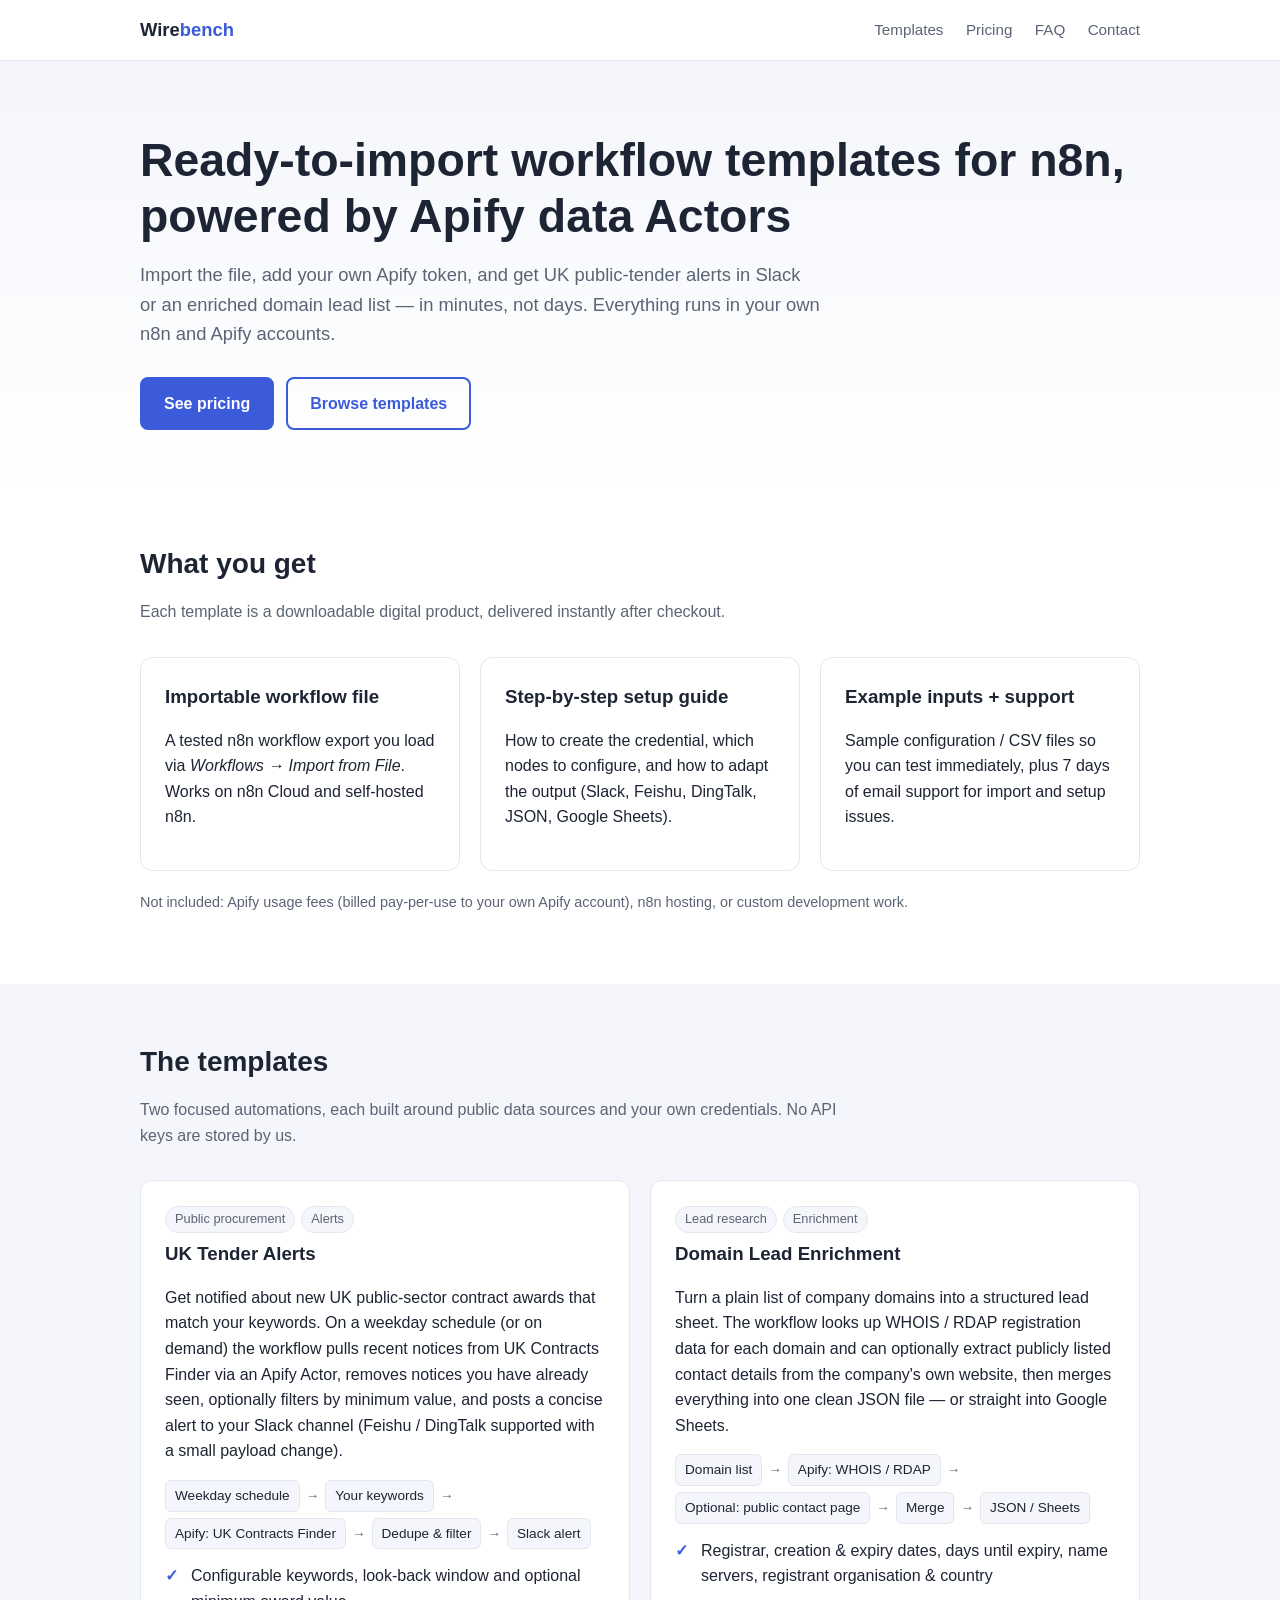
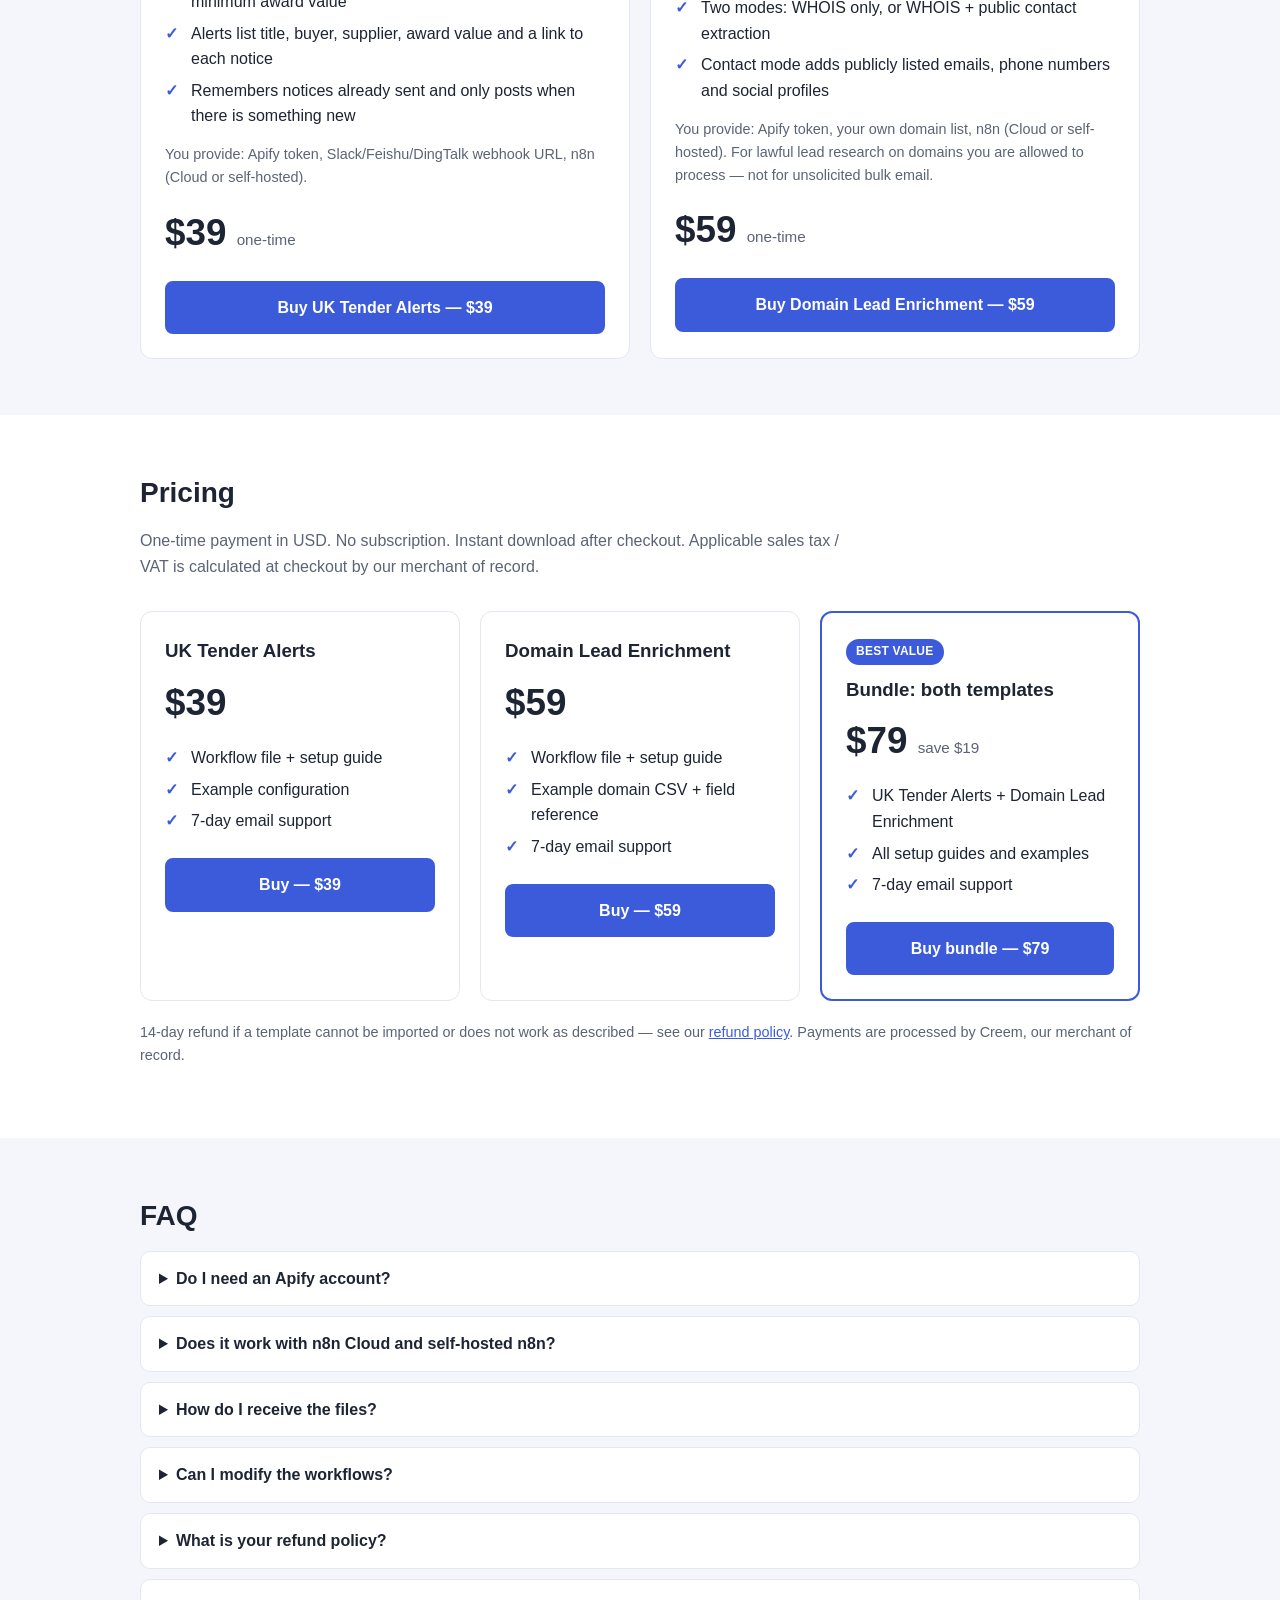
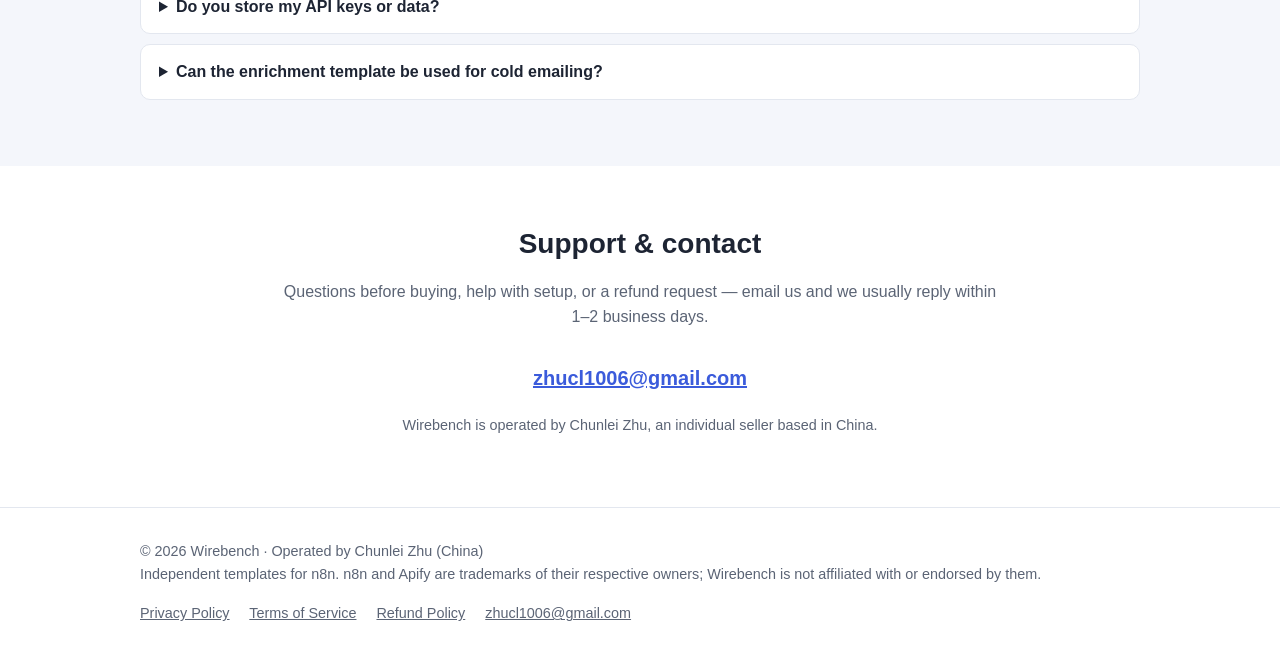
<file: index.html>
<!DOCTYPE html>
<html lang="en">
<head>
<meta charset="utf-8">
<meta name="viewport" content="width=device-width, initial-scale=1">
<title>Wirebench — Ready-to-import workflow templates for n8n</title>
<meta name="description" content="Wirebench sells ready-to-import workflow templates for n8n that plug into Apify data Actors: UK Tender Alerts and Domain Lead Enrichment. One-time purchase, instant download.">
<link rel="canonical" href="https://templates.ivai.online/">
<link rel="stylesheet" href="style.css">
</head>
<body>
<header class="site">
  <div class="container">
    <a class="brand" href="./">Wire<span>bench</span></a>
    <nav class="main">
      <a href="#templates">Templates</a>
      <a href="#pricing">Pricing</a>
      <a href="#faq">FAQ</a>
      <a href="#contact">Contact</a>
    </nav>
  </div>
</header>

<main>
<section class="hero">
  <div class="container">
    <h1>Ready-to-import workflow templates for n8n, powered by Apify data Actors</h1>
    <p class="lead">Import the file, add your own Apify token, and get UK public-tender alerts in Slack or an enriched domain lead list — in minutes, not days. Everything runs in your own n8n and Apify accounts.</p>
    <div class="btn-row">
      <a class="btn" href="#pricing">See pricing</a>
      <a class="btn secondary" href="#templates">Browse templates</a>
    </div>
  </div>
</section>

<section id="what-you-get">
  <div class="container">
    <h2>What you get</h2>
    <p class="sub">Each template is a downloadable digital product, delivered instantly after checkout.</p>
    <div class="grid cols-3">
      <div class="card">
        <h3>Importable workflow file</h3>
        <p>A tested n8n workflow export you load via <em>Workflows → Import from File</em>. Works on n8n Cloud and self-hosted n8n.</p>
      </div>
      <div class="card">
        <h3>Step-by-step setup guide</h3>
        <p>How to create the credential, which nodes to configure, and how to adapt the output (Slack, Feishu, DingTalk, JSON, Google Sheets).</p>
      </div>
      <div class="card">
        <h3>Example inputs + support</h3>
        <p>Sample configuration / CSV files so you can test immediately, plus 7 days of email support for import and setup issues.</p>
      </div>
    </div>
    <p class="note" style="margin-top:20px">Not included: Apify usage fees (billed pay-per-use to your own Apify account), n8n hosting, or custom development work.</p>
  </div>
</section>

<section id="templates" class="alt">
  <div class="container">
    <h2>The templates</h2>
    <p class="sub">Two focused automations, each built around public data sources and your own credentials. No API keys are stored by us.</p>
    <div class="grid cols-2">
      <article class="card" id="uk-tender-alerts">
        <span class="tag">Public procurement</span><span class="tag">Alerts</span>
        <h3>UK Tender Alerts</h3>
        <p>Get notified about new UK public-sector contract awards that match your keywords. On a weekday schedule (or on demand) the workflow pulls recent notices from UK Contracts Finder via an Apify Actor, removes notices you have already seen, optionally filters by minimum value, and posts a concise alert to your Slack channel (Feishu / DingTalk supported with a small payload change).</p>
        <div class="flow" aria-label="Workflow outline">
          <span class="step">Weekday schedule</span><span class="arrow">→</span>
          <span class="step">Your keywords</span><span class="arrow">→</span>
          <span class="step">Apify: UK Contracts Finder</span><span class="arrow">→</span>
          <span class="step">Dedupe &amp; filter</span><span class="arrow">→</span>
          <span class="step">Slack alert</span>
        </div>
        <ul class="check">
          <li>Configurable keywords, look-back window and optional minimum award value</li>
          <li>Alerts list title, buyer, supplier, award value and a link to each notice</li>
          <li>Remembers notices already sent and only posts when there is something new</li>
        </ul>
        <p class="note">You provide: Apify token, Slack/Feishu/DingTalk webhook URL, n8n (Cloud or self-hosted).</p>
        <p class="price">$39 <small>one-time</small></p>
        <a class="btn" href="https://www.creem.io/payment/prod_7SuX4HtEQYm7WxqtiozOaJ">Buy UK Tender Alerts — $39</a>
      </article>

      <article class="card" id="domain-lead-enrichment">
        <span class="tag">Lead research</span><span class="tag">Enrichment</span>
        <h3>Domain Lead Enrichment</h3>
        <p>Turn a plain list of company domains into a structured lead sheet. The workflow looks up WHOIS / RDAP registration data for each domain and can optionally extract publicly listed contact details from the company's own website, then merges everything into one clean JSON file — or straight into Google Sheets.</p>
        <div class="flow" aria-label="Workflow outline">
          <span class="step">Domain list</span><span class="arrow">→</span>
          <span class="step">Apify: WHOIS / RDAP</span><span class="arrow">→</span>
          <span class="step">Optional: public contact page</span><span class="arrow">→</span>
          <span class="step">Merge</span><span class="arrow">→</span>
          <span class="step">JSON / Sheets</span>
        </div>
        <ul class="check">
          <li>Registrar, creation &amp; expiry dates, days until expiry, name servers, registrant organisation &amp; country</li>
          <li>Two modes: WHOIS only, or WHOIS + public contact extraction</li>
          <li>Contact mode adds publicly listed emails, phone numbers and social profiles</li>
        </ul>
        <p class="note">You provide: Apify token, your own domain list, n8n (Cloud or self-hosted). For lawful lead research on domains you are allowed to process — not for unsolicited bulk email.</p>
        <p class="price">$59 <small>one-time</small></p>
        <a class="btn" href="https://www.creem.io/payment/prod_63rKPHkUMCcm654PyKx2MT">Buy Domain Lead Enrichment — $59</a>
      </article>
    </div>
  </div>
</section>

<section id="pricing">
  <div class="container">
    <h2>Pricing</h2>
    <p class="sub">One-time payment in USD. No subscription. Instant download after checkout. Applicable sales tax / VAT is calculated at checkout by our merchant of record.</p>
    <div class="grid cols-3">
      <div class="card">
        <h3>UK Tender Alerts</h3>
        <p class="price">$39</p>
        <ul class="check">
          <li>Workflow file + setup guide</li>
          <li>Example configuration</li>
          <li>7-day email support</li>
        </ul>
        <a class="btn" href="https://www.creem.io/payment/prod_7SuX4HtEQYm7WxqtiozOaJ">Buy — $39</a>
      </div>
      <div class="card">
        <h3>Domain Lead Enrichment</h3>
        <p class="price">$59</p>
        <ul class="check">
          <li>Workflow file + setup guide</li>
          <li>Example domain CSV + field reference</li>
          <li>7-day email support</li>
        </ul>
        <a class="btn" href="https://www.creem.io/payment/prod_63rKPHkUMCcm654PyKx2MT">Buy — $59</a>
      </div>
      <div class="card featured">
        <span class="badge">BEST VALUE</span>
        <h3>Bundle: both templates</h3>
        <p class="price">$79 <small>save $19</small></p>
        <ul class="check">
          <li>UK Tender Alerts + Domain Lead Enrichment</li>
          <li>All setup guides and examples</li>
          <li>7-day email support</li>
        </ul>
        <a class="btn" href="https://www.creem.io/payment/prod_3zkOy9wZhzvSgBVYd0XnNy">Buy bundle — $79</a>
      </div>
    </div>
    <p class="note" style="margin-top:20px">14-day refund if a template cannot be imported or does not work as described — see our <a href="refund.html">refund policy</a>. Payments are processed by Creem, our merchant of record.</p>
  </div>
</section>

<section id="faq" class="alt">
  <div class="container">
    <h2>FAQ</h2>
    <details>
      <summary>Do I need an Apify account?</summary>
      <p>Yes. The templates call public Apify Actors using your own Apify API token, so data runs and usage fees stay on your account. Apify offers a free tier that is enough for testing.</p>
    </details>
    <details>
      <summary>Does it work with n8n Cloud and self-hosted n8n?</summary>
      <p>Yes. Any recent n8n version with the standard HTTP Request node and Header Auth credentials will work.</p>
    </details>
    <details>
      <summary>How do I receive the files?</summary>
      <p>Right after payment you get a download link (and an email receipt) from our checkout provider, Creem. The download is a ZIP containing the workflow file, setup guide and example inputs.</p>
    </details>
    <details>
      <summary>Can I modify the workflows?</summary>
      <p>Absolutely. You can customise them freely for use by yourself or within your team / organisation. Reselling or redistributing the templates is not permitted — see the <a href="terms.html#license">license</a>.</p>
    </details>
    <details>
      <summary>What is your refund policy?</summary>
      <p>If a template cannot be imported or does not work as described and we cannot fix it, email us within 14 days of purchase for a full refund. Details are in our <a href="refund.html">Refund Policy</a>.</p>
    </details>
    <details>
      <summary>Do you store my API keys or data?</summary>
      <p>No. Credentials live in your own n8n instance and the workflows run on your infrastructure. We never see your Apify token, webhook URLs or results.</p>
    </details>
    <details>
      <summary>Can the enrichment template be used for cold emailing?</summary>
      <p>The template is meant for lawful research on domains you are permitted to process. You must comply with anti-spam and privacy laws in your jurisdiction; using the output for unsolicited bulk email is prohibited by our terms.</p>
    </details>
  </div>
</section>

<section id="contact">
  <div class="container contact-box">
    <h2>Support &amp; contact</h2>
    <p class="sub" style="margin-left:auto;margin-right:auto">Questions before buying, help with setup, or a refund request — email us and we usually reply within 1–2 business days.</p>
    <p class="email"><a href="mailto:zhucl1006@gmail.com">zhucl1006@gmail.com</a></p>
    <p class="note">Wirebench is operated by Chunlei Zhu, an individual seller based in China.</p>
  </div>
</section>
</main>

<footer class="site">
  <div class="container">
    <div>© 2026 Wirebench · Operated by Chunlei Zhu (China)<br><span class="note">Independent templates for n8n. n8n and Apify are trademarks of their respective owners; Wirebench is not affiliated with or endorsed by them.</span></div>
    <nav>
      <a href="privacy.html">Privacy Policy</a>
      <a href="terms.html">Terms of Service</a>
      <a href="refund.html">Refund Policy</a>
      <a href="mailto:zhucl1006@gmail.com">zhucl1006@gmail.com</a>
    </nav>
  </div>
</footer>
</body>
</html>
</file>
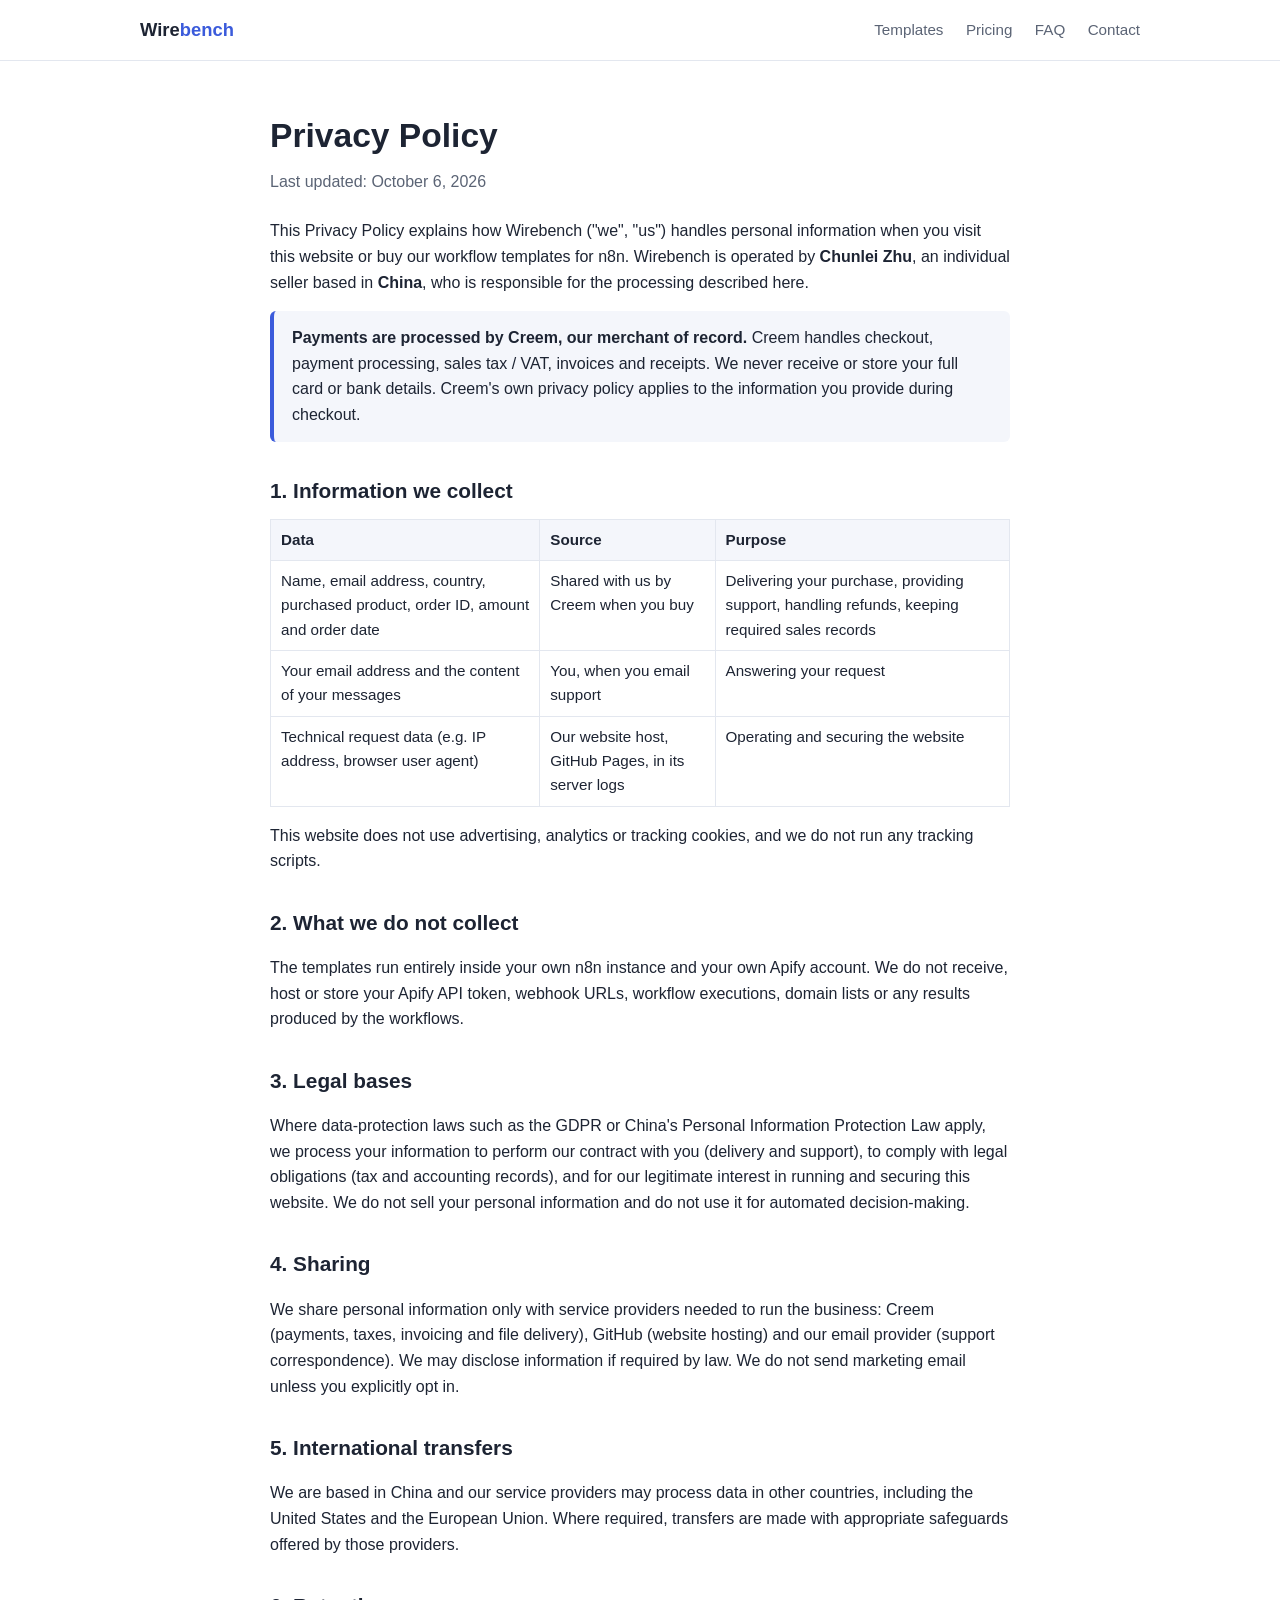
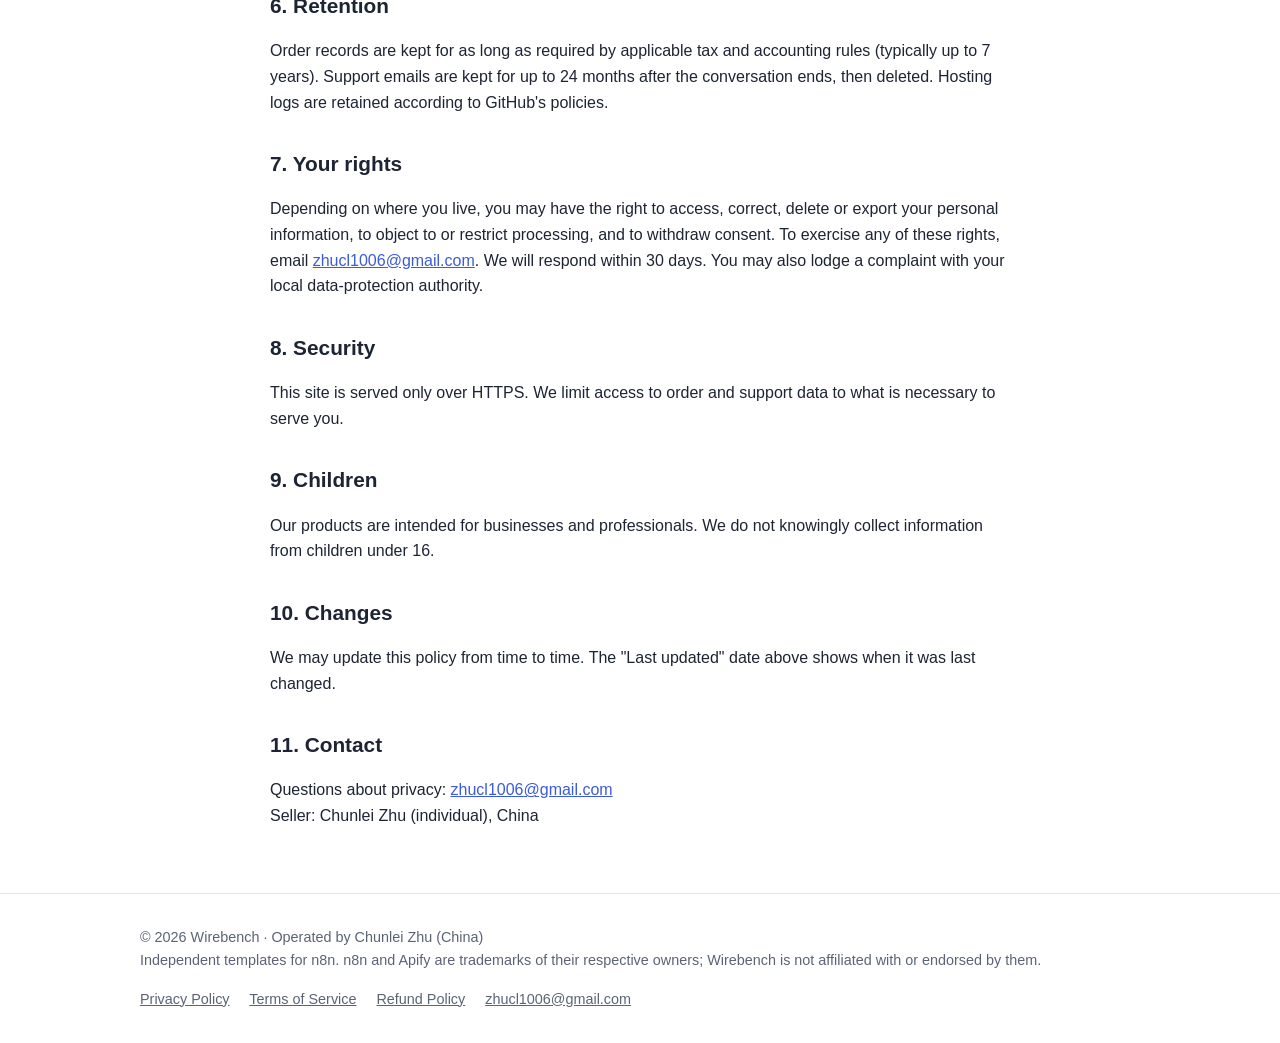
<file: privacy.html>
<!DOCTYPE html>
<html lang="en">
<head>
<meta charset="utf-8">
<meta name="viewport" content="width=device-width, initial-scale=1">
<title>Privacy Policy — Wirebench</title>
<meta name="description" content="Privacy Policy for Wirebench workflow templates for n8n.">
<link rel="canonical" href="https://templates.ivai.online/privacy.html">
<link rel="stylesheet" href="./style.css">
</head>
<body>
<header class="site">
  <div class="container">
    <a class="brand" href="./">Wire<span>bench</span></a>
    <nav class="main">
      <a href="./#templates">Templates</a>
      <a href="./#pricing">Pricing</a>
      <a href="./#faq">FAQ</a>
      <a href="./#contact">Contact</a>
    </nav>
  </div>
</header>
<main class="legal">
<div class="container">
<h1>Privacy Policy</h1>
<p class="updated">Last updated: October 6, 2026</p>

<p>This Privacy Policy explains how Wirebench ("we", "us") handles personal information when you visit this website or buy our workflow templates for n8n. Wirebench is operated by <strong>Chunlei Zhu</strong>, an individual seller based in <strong>China</strong>, who is responsible for the processing described here.</p>

<div class="callout"><strong>Payments are processed by Creem, our merchant of record.</strong> Creem handles checkout, payment processing, sales tax / VAT, invoices and receipts. We never receive or store your full card or bank details. Creem's own privacy policy applies to the information you provide during checkout.</div>

<h2>1. Information we collect</h2>
<table>
<tr><th>Data</th><th>Source</th><th>Purpose</th></tr>
<tr><td>Name, email address, country, purchased product, order ID, amount and order date</td><td>Shared with us by Creem when you buy</td><td>Delivering your purchase, providing support, handling refunds, keeping required sales records</td></tr>
<tr><td>Your email address and the content of your messages</td><td>You, when you email support</td><td>Answering your request</td></tr>
<tr><td>Technical request data (e.g. IP address, browser user agent)</td><td>Our website host, GitHub Pages, in its server logs</td><td>Operating and securing the website</td></tr>
</table>
<p>This website does not use advertising, analytics or tracking cookies, and we do not run any tracking scripts.</p>

<h2>2. What we do not collect</h2>
<p>The templates run entirely inside your own n8n instance and your own Apify account. We do not receive, host or store your Apify API token, webhook URLs, workflow executions, domain lists or any results produced by the workflows.</p>

<h2>3. Legal bases</h2>
<p>Where data-protection laws such as the GDPR or China's Personal Information Protection Law apply, we process your information to perform our contract with you (delivery and support), to comply with legal obligations (tax and accounting records), and for our legitimate interest in running and securing this website. We do not sell your personal information and do not use it for automated decision-making.</p>

<h2>4. Sharing</h2>
<p>We share personal information only with service providers needed to run the business: Creem (payments, taxes, invoicing and file delivery), GitHub (website hosting) and our email provider (support correspondence). We may disclose information if required by law. We do not send marketing email unless you explicitly opt in.</p>

<h2>5. International transfers</h2>
<p>We are based in China and our service providers may process data in other countries, including the United States and the European Union. Where required, transfers are made with appropriate safeguards offered by those providers.</p>

<h2>6. Retention</h2>
<p>Order records are kept for as long as required by applicable tax and accounting rules (typically up to 7 years). Support emails are kept for up to 24 months after the conversation ends, then deleted. Hosting logs are retained according to GitHub's policies.</p>

<h2>7. Your rights</h2>
<p>Depending on where you live, you may have the right to access, correct, delete or export your personal information, to object to or restrict processing, and to withdraw consent. To exercise any of these rights, email <a href="mailto:zhucl1006@gmail.com">zhucl1006@gmail.com</a>. We will respond within 30 days. You may also lodge a complaint with your local data-protection authority.</p>

<h2>8. Security</h2>
<p>This site is served only over HTTPS. We limit access to order and support data to what is necessary to serve you.</p>

<h2>9. Children</h2>
<p>Our products are intended for businesses and professionals. We do not knowingly collect information from children under 16.</p>

<h2>10. Changes</h2>
<p>We may update this policy from time to time. The "Last updated" date above shows when it was last changed.</p>

<h2>11. Contact</h2>
<p>Questions about privacy: <a href="mailto:zhucl1006@gmail.com">zhucl1006@gmail.com</a><br>Seller: Chunlei Zhu (individual), China</p>
</div>
</main>

<footer class="site">
  <div class="container">
    <div>© 2026 Wirebench · Operated by Chunlei Zhu (China)<br><span class="note">Independent templates for n8n. n8n and Apify are trademarks of their respective owners; Wirebench is not affiliated with or endorsed by them.</span></div>
    <nav>
      <a href="./privacy.html">Privacy Policy</a>
      <a href="./terms.html">Terms of Service</a>
      <a href="./refund.html">Refund Policy</a>
      <a href="mailto:zhucl1006@gmail.com">zhucl1006@gmail.com</a>
    </nav>
  </div>
</footer>
</body>
</html>
</file>
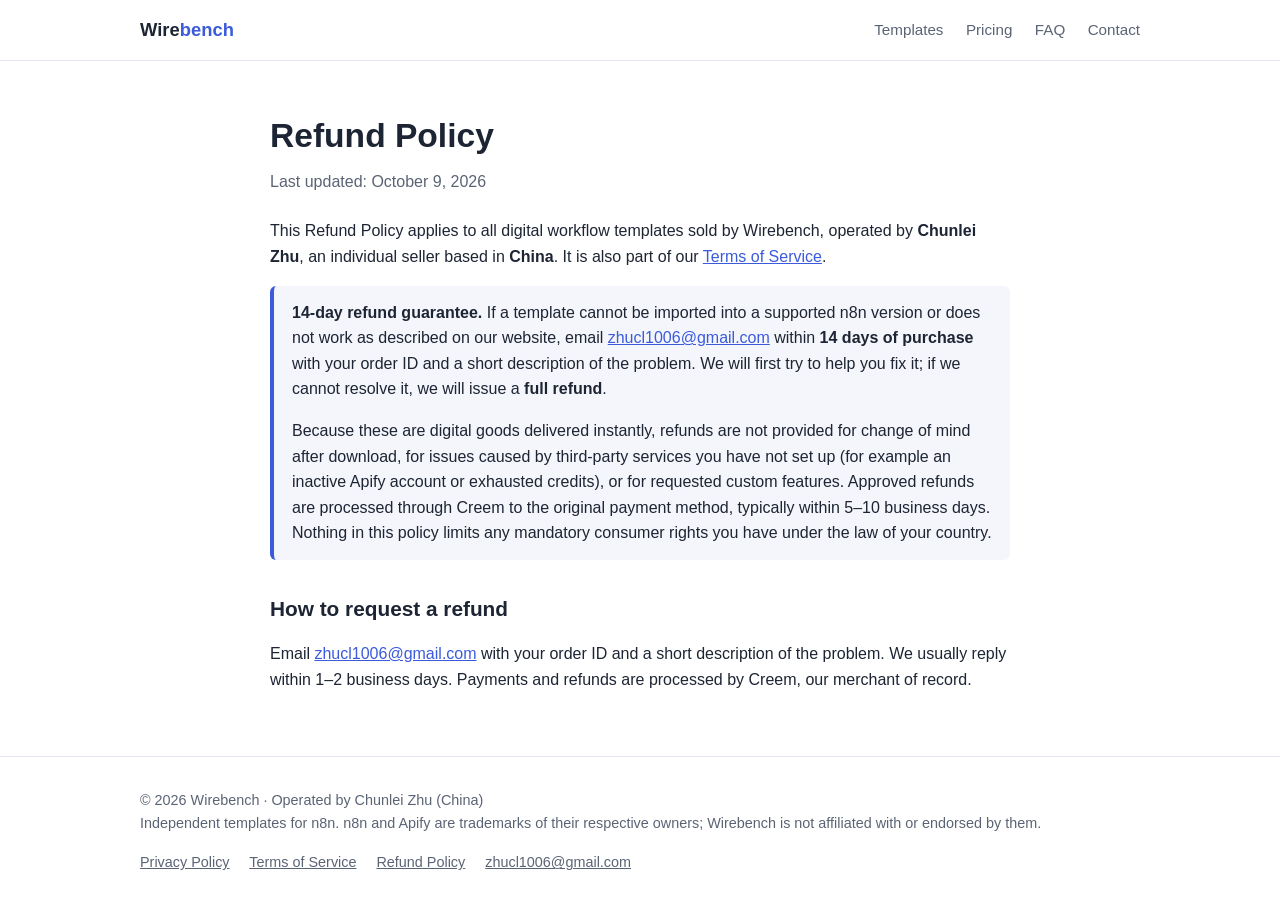
<file: refund.html>
<!DOCTYPE html>
<html lang="en">
<head>
<meta charset="utf-8">
<meta name="viewport" content="width=device-width, initial-scale=1">
<title>Refund Policy — Wirebench</title>
<meta name="description" content="Refund policy for Wirebench workflow templates for n8n.">
<link rel="canonical" href="https://templates.ivai.online/refund.html">
<link rel="stylesheet" href="./style.css">
</head>
<body>
<header class="site">
  <div class="container">
    <a class="brand" href="./">Wire<span>bench</span></a>
    <nav class="main">
      <a href="./#templates">Templates</a>
      <a href="./#pricing">Pricing</a>
      <a href="./#faq">FAQ</a>
      <a href="./#contact">Contact</a>
    </nav>
  </div>
</header>
<main class="legal">
<div class="container">
<h1>Refund Policy</h1>
<p class="updated">Last updated: October 9, 2026</p>
<p>This Refund Policy applies to all digital workflow templates sold by Wirebench, operated by <strong>Chunlei Zhu</strong>, an individual seller based in <strong>China</strong>. It is also part of our <a href="./terms.html#refunds">Terms of Service</a>.</p>
<div class="callout">
<p style="margin-top:0"><strong>14-day refund guarantee.</strong> If a template cannot be imported into a supported n8n version or does not work as described on our website, email <a href="mailto:zhucl1006@gmail.com">zhucl1006@gmail.com</a> within <strong>14 days of purchase</strong> with your order ID and a short description of the problem. We will first try to help you fix it; if we cannot resolve it, we will issue a <strong>full refund</strong>.</p>
<p style="margin-bottom:0">Because these are digital goods delivered instantly, refunds are not provided for change of mind after download, for issues caused by third-party services you have not set up (for example an inactive Apify account or exhausted credits), or for requested custom features. Approved refunds are processed through Creem to the original payment method, typically within 5–10 business days. Nothing in this policy limits any mandatory consumer rights you have under the law of your country.</p>
</div>
<h2 id="how">How to request a refund</h2>
<p>Email <a href="mailto:zhucl1006@gmail.com">zhucl1006@gmail.com</a> with your order ID and a short description of the problem. We usually reply within 1–2 business days. Payments and refunds are processed by Creem, our merchant of record.</p>
</div>
</main>

<footer class="site">
  <div class="container">
    <div>© 2026 Wirebench · Operated by Chunlei Zhu (China)<br><span class="note">Independent templates for n8n. n8n and Apify are trademarks of their respective owners; Wirebench is not affiliated with or endorsed by them.</span></div>
    <nav>
      <a href="./privacy.html">Privacy Policy</a>
      <a href="./terms.html">Terms of Service</a>
      <a href="./refund.html">Refund Policy</a>
      <a href="mailto:zhucl1006@gmail.com">zhucl1006@gmail.com</a>
    </nav>
  </div>
</footer>
</body>
</html>
</file>
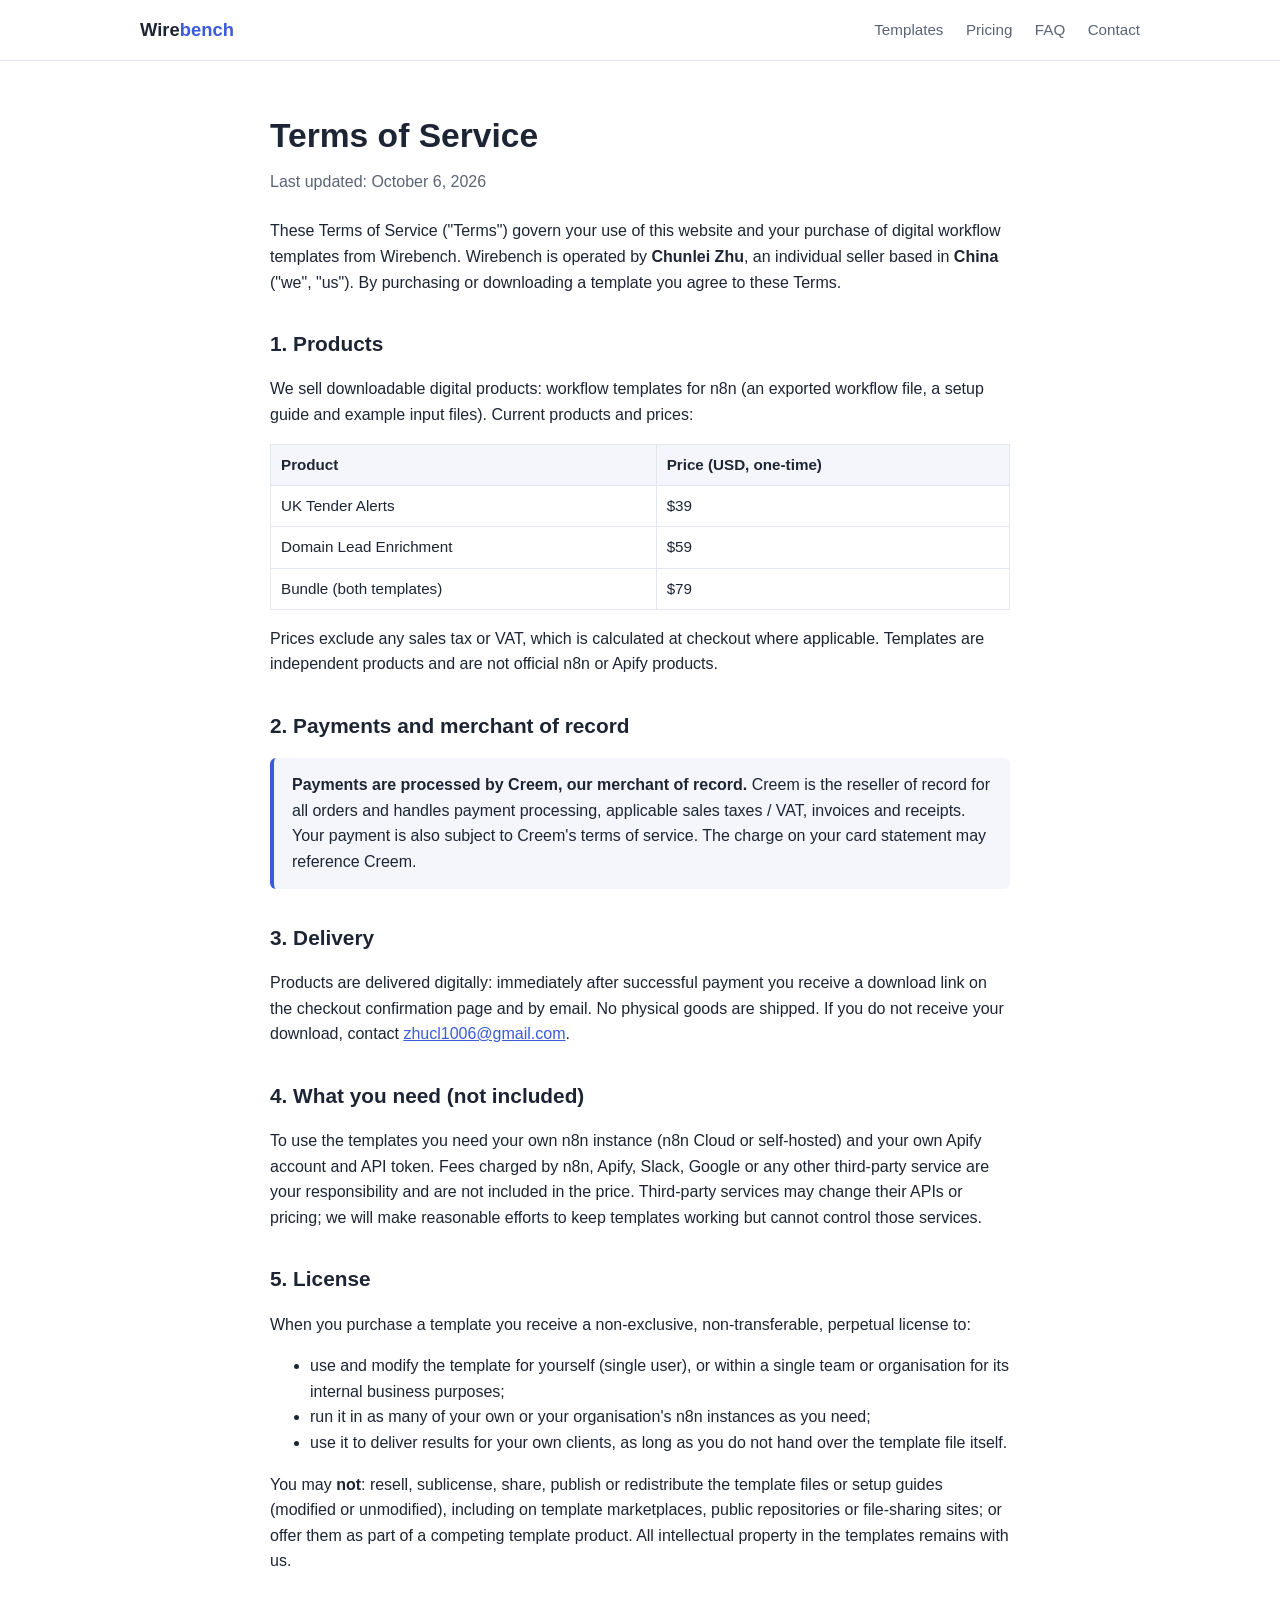
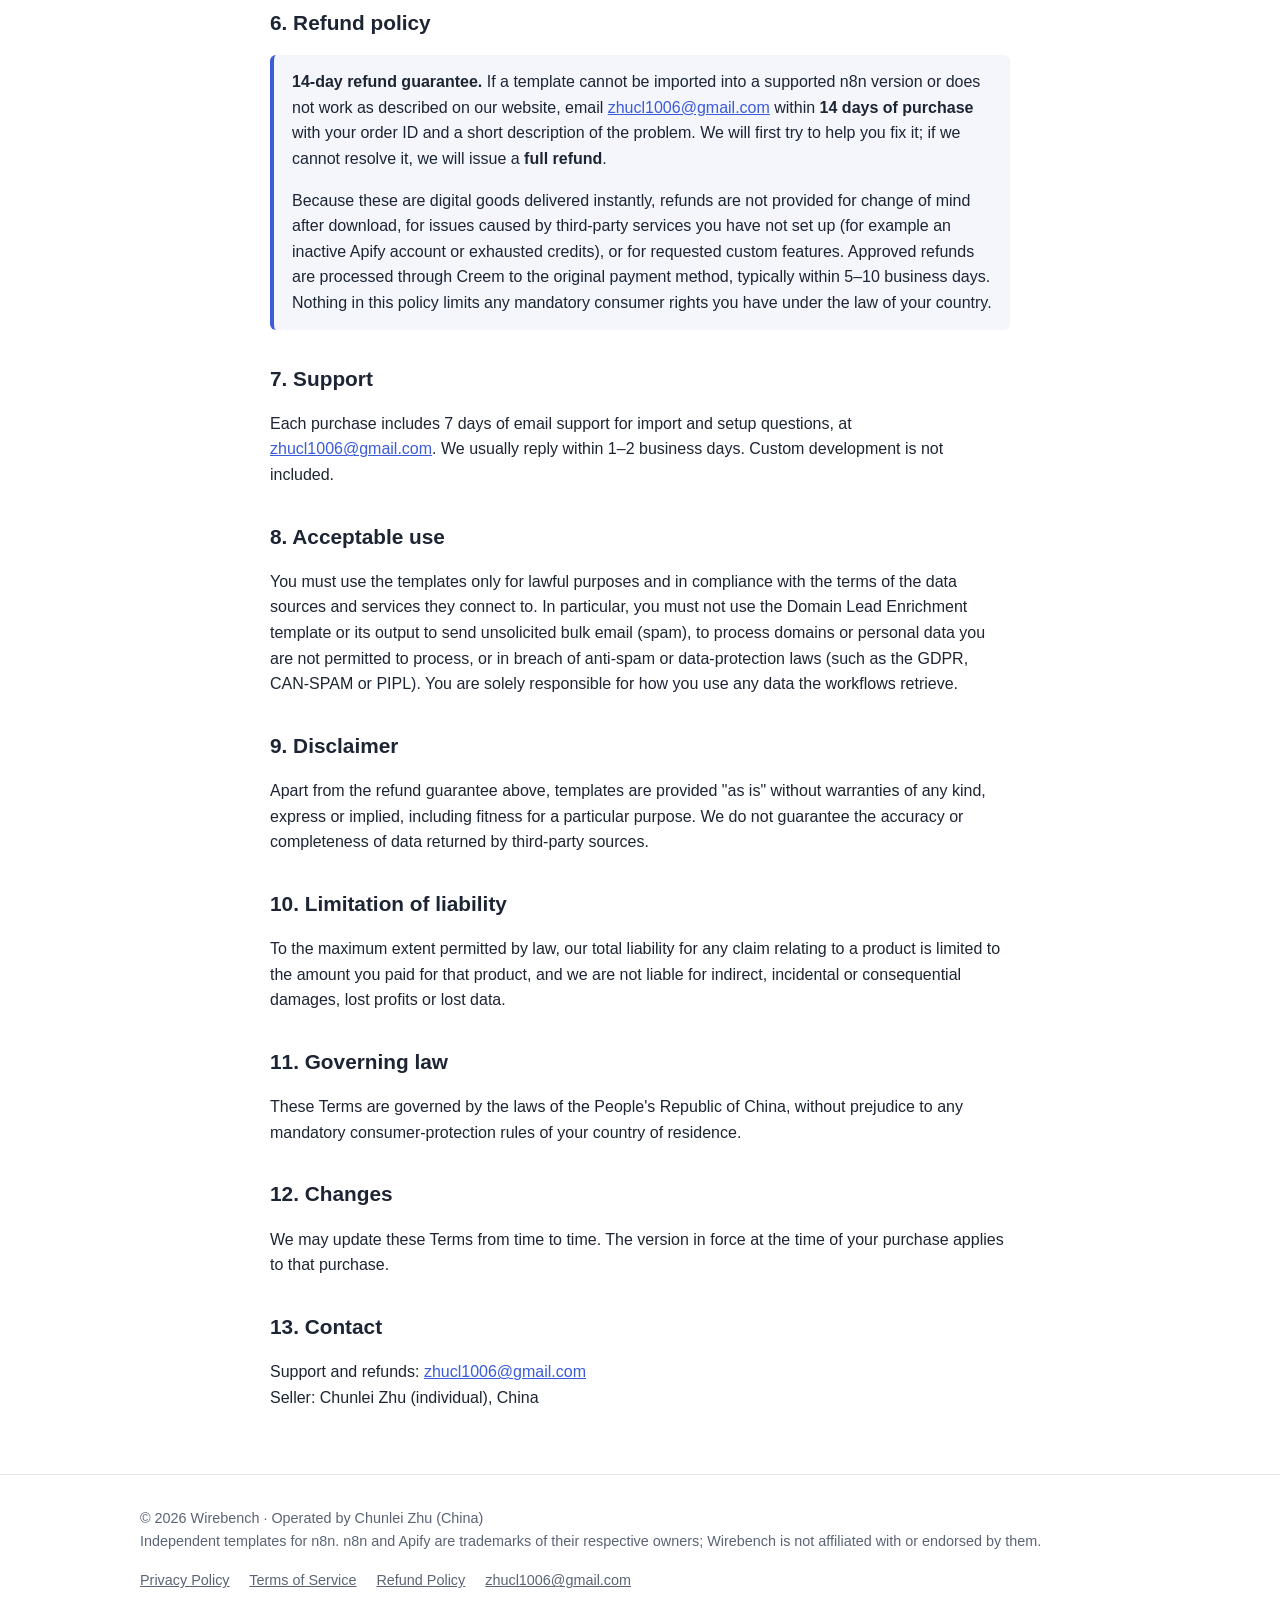
<file: terms.html>
<!DOCTYPE html>
<html lang="en">
<head>
<meta charset="utf-8">
<meta name="viewport" content="width=device-width, initial-scale=1">
<title>Terms of Service — Wirebench</title>
<meta name="description" content="Terms of Service and refund policy for Wirebench workflow templates for n8n.">
<link rel="canonical" href="https://templates.ivai.online/terms.html">
<link rel="stylesheet" href="./style.css">
</head>
<body>
<header class="site">
  <div class="container">
    <a class="brand" href="./">Wire<span>bench</span></a>
    <nav class="main">
      <a href="./#templates">Templates</a>
      <a href="./#pricing">Pricing</a>
      <a href="./#faq">FAQ</a>
      <a href="./#contact">Contact</a>
    </nav>
  </div>
</header>
<main class="legal">
<div class="container">
<h1>Terms of Service</h1>
<p class="updated">Last updated: October 6, 2026</p>

<p>These Terms of Service ("Terms") govern your use of this website and your purchase of digital workflow templates from Wirebench. Wirebench is operated by <strong>Chunlei Zhu</strong>, an individual seller based in <strong>China</strong> ("we", "us"). By purchasing or downloading a template you agree to these Terms.</p>

<h2 id="products">1. Products</h2>
<p>We sell downloadable digital products: workflow templates for n8n (an exported workflow file, a setup guide and example input files). Current products and prices:</p>
<table>
<tr><th>Product</th><th>Price (USD, one-time)</th></tr>
<tr><td>UK Tender Alerts</td><td>$39</td></tr>
<tr><td>Domain Lead Enrichment</td><td>$59</td></tr>
<tr><td>Bundle (both templates)</td><td>$79</td></tr>
</table>
<p>Prices exclude any sales tax or VAT, which is calculated at checkout where applicable. Templates are independent products and are not official n8n or Apify products.</p>

<h2 id="payments">2. Payments and merchant of record</h2>
<div class="callout"><strong>Payments are processed by Creem, our merchant of record.</strong> Creem is the reseller of record for all orders and handles payment processing, applicable sales taxes / VAT, invoices and receipts. Your payment is also subject to Creem's terms of service. The charge on your card statement may reference Creem.</div>

<h2 id="delivery">3. Delivery</h2>
<p>Products are delivered digitally: immediately after successful payment you receive a download link on the checkout confirmation page and by email. No physical goods are shipped. If you do not receive your download, contact <a href="mailto:zhucl1006@gmail.com">zhucl1006@gmail.com</a>.</p>

<h2 id="requirements">4. What you need (not included)</h2>
<p>To use the templates you need your own n8n instance (n8n Cloud or self-hosted) and your own Apify account and API token. Fees charged by n8n, Apify, Slack, Google or any other third-party service are your responsibility and are not included in the price. Third-party services may change their APIs or pricing; we will make reasonable efforts to keep templates working but cannot control those services.</p>

<h2 id="license">5. License</h2>
<p>When you purchase a template you receive a non-exclusive, non-transferable, perpetual license to:</p>
<ul>
<li>use and modify the template for yourself (single user), or within a single team or organisation for its internal business purposes;</li>
<li>run it in as many of your own or your organisation's n8n instances as you need;</li>
<li>use it to deliver results for your own clients, as long as you do not hand over the template file itself.</li>
</ul>
<p>You may <strong>not</strong>: resell, sublicense, share, publish or redistribute the template files or setup guides (modified or unmodified), including on template marketplaces, public repositories or file-sharing sites; or offer them as part of a competing template product. All intellectual property in the templates remains with us.</p>

<h2 id="refunds">6. Refund policy</h2>
<div class="callout">
<p style="margin-top:0"><strong>14-day refund guarantee.</strong> If a template cannot be imported into a supported n8n version or does not work as described on our website, email <a href="mailto:zhucl1006@gmail.com">zhucl1006@gmail.com</a> within <strong>14 days of purchase</strong> with your order ID and a short description of the problem. We will first try to help you fix it; if we cannot resolve it, we will issue a <strong>full refund</strong>.</p>
<p style="margin-bottom:0">Because these are digital goods delivered instantly, refunds are not provided for change of mind after download, for issues caused by third-party services you have not set up (for example an inactive Apify account or exhausted credits), or for requested custom features. Approved refunds are processed through Creem to the original payment method, typically within 5–10 business days. Nothing in this policy limits any mandatory consumer rights you have under the law of your country.</p>
</div>

<h2 id="support">7. Support</h2>
<p>Each purchase includes 7 days of email support for import and setup questions, at <a href="mailto:zhucl1006@gmail.com">zhucl1006@gmail.com</a>. We usually reply within 1–2 business days. Custom development is not included.</p>

<h2 id="acceptable-use">8. Acceptable use</h2>
<p>You must use the templates only for lawful purposes and in compliance with the terms of the data sources and services they connect to. In particular, you must not use the Domain Lead Enrichment template or its output to send unsolicited bulk email (spam), to process domains or personal data you are not permitted to process, or in breach of anti-spam or data-protection laws (such as the GDPR, CAN-SPAM or PIPL). You are solely responsible for how you use any data the workflows retrieve.</p>

<h2 id="disclaimer">9. Disclaimer</h2>
<p>Apart from the refund guarantee above, templates are provided "as is" without warranties of any kind, express or implied, including fitness for a particular purpose. We do not guarantee the accuracy or completeness of data returned by third-party sources.</p>

<h2 id="liability">10. Limitation of liability</h2>
<p>To the maximum extent permitted by law, our total liability for any claim relating to a product is limited to the amount you paid for that product, and we are not liable for indirect, incidental or consequential damages, lost profits or lost data.</p>

<h2 id="law">11. Governing law</h2>
<p>These Terms are governed by the laws of the People's Republic of China, without prejudice to any mandatory consumer-protection rules of your country of residence.</p>

<h2 id="changes">12. Changes</h2>
<p>We may update these Terms from time to time. The version in force at the time of your purchase applies to that purchase.</p>

<h2 id="contact">13. Contact</h2>
<p>Support and refunds: <a href="mailto:zhucl1006@gmail.com">zhucl1006@gmail.com</a><br>Seller: Chunlei Zhu (individual), China</p>
</div>
</main>

<footer class="site">
  <div class="container">
    <div>© 2026 Wirebench · Operated by Chunlei Zhu (China)<br><span class="note">Independent templates for n8n. n8n and Apify are trademarks of their respective owners; Wirebench is not affiliated with or endorsed by them.</span></div>
    <nav>
      <a href="./privacy.html">Privacy Policy</a>
      <a href="./terms.html">Terms of Service</a>
      <a href="./refund.html">Refund Policy</a>
      <a href="mailto:zhucl1006@gmail.com">zhucl1006@gmail.com</a>
    </nav>
  </div>
</footer>
</body>
</html>
</file>
<file: style.css>
:root{--bg:#ffffff;--fg:#1d2433;--muted:#5b6475;--accent:#3b5bdb;--accent-dark:#2f4ac0;--soft:#f4f6fb;--border:#e3e7ef;--radius:12px}
*{box-sizing:border-box}
html{scroll-behavior:smooth}
body{margin:0;font-family:-apple-system,BlinkMacSystemFont,"Segoe UI",Roboto,"Helvetica Neue",Arial,sans-serif;color:var(--fg);background:var(--bg);line-height:1.6;font-size:16px}
a{color:var(--accent)}
a:hover{color:var(--accent-dark)}
.container{max-width:1040px;margin:0 auto;padding:0 20px}
header.site{border-bottom:1px solid var(--border);background:#fff;position:sticky;top:0;z-index:10}
header.site .container{display:flex;align-items:center;justify-content:space-between;gap:16px;min-height:60px;flex-wrap:wrap}
.brand{font-weight:700;font-size:1.15rem;color:var(--fg);text-decoration:none}
.brand span{color:var(--accent)}
nav.main a{margin-left:18px;color:var(--muted);text-decoration:none;font-size:.95rem}
nav.main a:hover{color:var(--fg)}
.hero{padding:72px 0 56px;background:linear-gradient(180deg,var(--soft),#fff)}
.hero h1{font-size:clamp(1.9rem,4.5vw,2.9rem);line-height:1.2;margin:0 0 16px}
.hero p.lead{font-size:1.15rem;color:var(--muted);max-width:680px;margin:0 0 28px}
.btn{display:inline-block;background:var(--accent);color:#fff;padding:12px 22px;border-radius:8px;text-decoration:none;font-weight:600;border:2px solid var(--accent)}
.btn:hover{background:var(--accent-dark);border-color:var(--accent-dark);color:#fff}
.btn.secondary{background:transparent;color:var(--accent)}
.btn.secondary:hover{background:var(--soft);color:var(--accent-dark)}
.btn-row{display:flex;gap:12px;flex-wrap:wrap}
section{padding:56px 0}
section.alt{background:var(--soft)}
h2{font-size:1.75rem;margin:0 0 12px}
h3{margin:0 0 8px}
.sub{color:var(--muted);margin:0 0 32px;max-width:720px}
.grid{display:grid;gap:20px}
.grid.cols-3{grid-template-columns:repeat(auto-fit,minmax(240px,1fr))}
.grid.cols-2{grid-template-columns:repeat(auto-fit,minmax(300px,1fr))}
.card{background:#fff;border:1px solid var(--border);border-radius:var(--radius);padding:24px}
.card.featured{border:2px solid var(--accent);position:relative}
.badge{display:inline-block;background:var(--accent);color:#fff;font-size:.75rem;font-weight:700;padding:3px 10px;border-radius:999px;margin-bottom:10px;letter-spacing:.02em}
.tag{display:inline-block;background:var(--soft);color:var(--muted);font-size:.8rem;padding:2px 9px;border-radius:999px;margin:0 6px 6px 0;border:1px solid var(--border)}
.flow{display:flex;flex-wrap:wrap;align-items:center;gap:6px;margin:14px 0;font-size:.85rem}
.flow span.step{background:var(--soft);border:1px solid var(--border);border-radius:6px;padding:4px 9px}
.flow span.arrow{color:var(--muted)}
ul.check{list-style:none;padding:0;margin:12px 0}
ul.check li{padding-left:26px;position:relative;margin:6px 0}
ul.check li::before{content:"✓";position:absolute;left:0;color:var(--accent);font-weight:700}
.price{font-size:2.3rem;font-weight:800;margin:6px 0}
.price small{font-size:.95rem;font-weight:500;color:var(--muted)}
.card .btn{margin-top:12px;width:100%;text-align:center}
.note{font-size:.9rem;color:var(--muted)}
details{background:#fff;border:1px solid var(--border);border-radius:10px;padding:14px 18px;margin-bottom:10px}
details summary{cursor:pointer;font-weight:600}
details p{margin:10px 0 0;color:var(--muted)}
.contact-box{text-align:center}
.contact-box .email{font-size:1.25rem;font-weight:700}
footer.site{border-top:1px solid var(--border);padding:32px 0;font-size:.9rem;color:var(--muted)}
footer.site .container{display:flex;flex-wrap:wrap;justify-content:space-between;gap:16px}
footer.site nav a{margin-right:16px;color:var(--muted)}
footer.site nav a:hover{color:var(--fg)}
.legal{padding:48px 0}
.legal h1{font-size:2.1rem;margin:0 0 6px}
.legal h2{font-size:1.3rem;margin:32px 0 8px}
.legal .updated{color:var(--muted);margin:0 0 24px}
.legal .container{max-width:780px}
.legal table{border-collapse:collapse;width:100%;margin:12px 0;font-size:.95rem}
.legal th,.legal td{border:1px solid var(--border);padding:8px 10px;text-align:left;vertical-align:top}
.legal th{background:var(--soft)}
.callout{background:var(--soft);border-left:4px solid var(--accent);padding:14px 18px;border-radius:6px;margin:16px 0}
@media (max-width:640px){nav.main a{margin-left:12px}.hero{padding:48px 0 40px}section{padding:40px 0}nav.main{width:100%;padding-bottom:10px}nav.main a:first-child{margin-left:0}}
</file>
